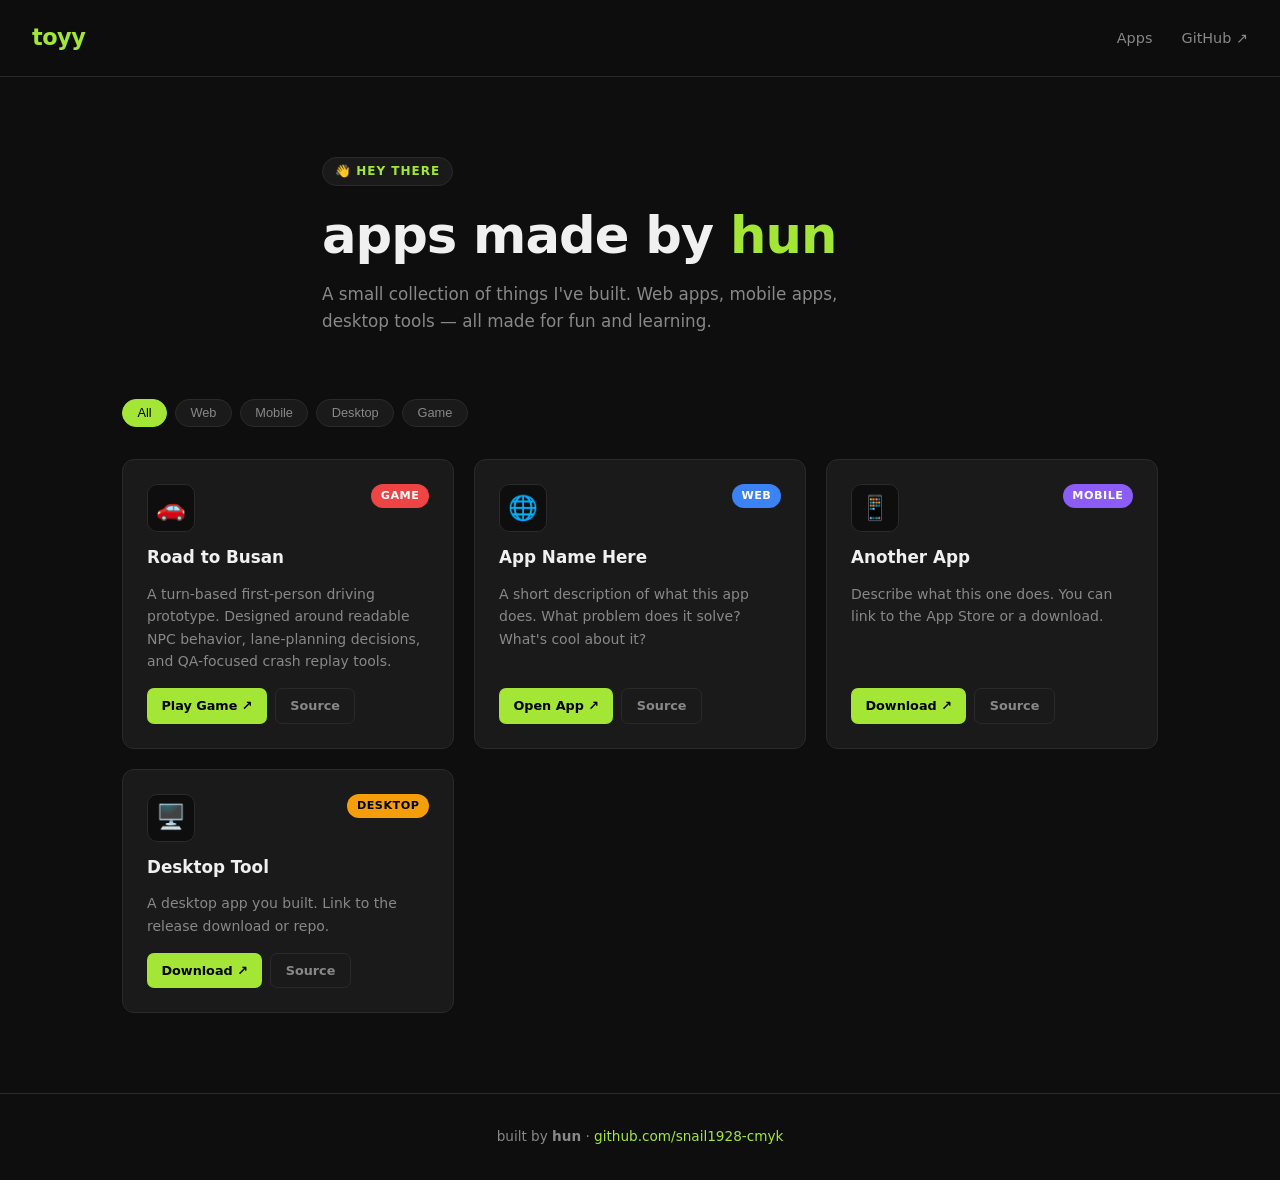
<file: index.html>
<!DOCTYPE html>
<html lang="en">
<head>
  <meta charset="UTF-8" />
  <meta name="viewport" content="width=device-width, initial-scale=1.0" />
  <title>toyy — apps by hun</title>
  <style>
    *, *::before, *::after { box-sizing: border-box; margin: 0; padding: 0; }

    :root {
      --bg:       #0e0e0e;
      --surface:  #1a1a1a;
      --border:   #2a2a2a;
      --text:     #f0f0f0;
      --muted:    #888;
      --accent:   #a3e635;
      --badge-web:     #3b82f6;
      --badge-mobile:  #8b5cf6;
      --badge-desktop: #f59e0b;
      --badge-game:    #ef4444;
    }

    body {
      background: var(--bg);
      color: var(--text);
      font-family: 'Segoe UI', system-ui, -apple-system, sans-serif;
      line-height: 1.6;
      min-height: 100vh;
    }

    /* ── NAV ── */
    nav {
      display: flex;
      justify-content: space-between;
      align-items: center;
      padding: 1.25rem 2rem;
      border-bottom: 1px solid var(--border);
      position: sticky;
      top: 0;
      background: rgba(14,14,14,0.9);
      backdrop-filter: blur(8px);
      z-index: 10;
    }
    .logo {
      font-size: 1.4rem;
      font-weight: 700;
      color: var(--accent);
      letter-spacing: -0.5px;
    }
    .nav-links a {
      color: var(--muted);
      text-decoration: none;
      margin-left: 1.5rem;
      font-size: 0.9rem;
      transition: color 0.2s;
    }
    .nav-links a:hover { color: var(--text); }

    /* ── HERO ── */
    .hero {
      max-width: 700px;
      margin: 5rem auto 4rem;
      padding: 0 2rem;
    }
    .hero-tag {
      display: inline-block;
      background: var(--surface);
      border: 1px solid var(--border);
      color: var(--accent);
      font-size: 0.75rem;
      font-weight: 600;
      letter-spacing: 1px;
      text-transform: uppercase;
      padding: 0.25rem 0.75rem;
      border-radius: 99px;
      margin-bottom: 1.25rem;
    }
    .hero h1 {
      font-size: clamp(2.2rem, 5vw, 3.2rem);
      font-weight: 800;
      line-height: 1.15;
      letter-spacing: -1px;
      margin-bottom: 1rem;
    }
    .hero h1 span { color: var(--accent); }
    .hero p {
      color: var(--muted);
      font-size: 1.05rem;
      max-width: 520px;
    }

    /* ── FILTER BAR ── */
    .filter-bar {
      max-width: 1100px;
      margin: 0 auto 2rem;
      padding: 0 2rem;
      display: flex;
      gap: 0.5rem;
      flex-wrap: wrap;
    }
    .filter-btn {
      background: var(--surface);
      border: 1px solid var(--border);
      color: var(--muted);
      font-size: 0.8rem;
      font-weight: 500;
      padding: 0.35rem 0.9rem;
      border-radius: 99px;
      cursor: pointer;
      transition: all 0.2s;
    }
    .filter-btn:hover,
    .filter-btn.active {
      background: var(--accent);
      border-color: var(--accent);
      color: #000;
    }

    /* ── GRID ── */
    .apps-grid {
      max-width: 1100px;
      margin: 0 auto;
      padding: 0 2rem 5rem;
      display: grid;
      grid-template-columns: repeat(auto-fill, minmax(300px, 1fr));
      gap: 1.25rem;
    }

    .app-card {
      background: var(--surface);
      border: 1px solid var(--border);
      border-radius: 12px;
      padding: 1.5rem;
      display: flex;
      flex-direction: column;
      gap: 0.75rem;
      transition: border-color 0.2s, transform 0.2s;
    }
    .app-card:hover {
      border-color: #444;
      transform: translateY(-2px);
    }

    .card-top {
      display: flex;
      align-items: flex-start;
      justify-content: space-between;
      gap: 1rem;
    }
    .app-icon {
      width: 48px;
      height: 48px;
      border-radius: 10px;
      background: var(--bg);
      border: 1px solid var(--border);
      display: flex;
      align-items: center;
      justify-content: center;
      font-size: 1.5rem;
      flex-shrink: 0;
    }
    .badge {
      font-size: 0.7rem;
      font-weight: 600;
      letter-spacing: 0.5px;
      text-transform: uppercase;
      padding: 0.2rem 0.6rem;
      border-radius: 99px;
      color: #fff;
    }
    .badge.web     { background: var(--badge-web); }
    .badge.mobile  { background: var(--badge-mobile); }
    .badge.desktop { background: var(--badge-desktop); color: #000; }
    .badge.game    { background: var(--badge-game); }

    .app-name {
      font-size: 1.05rem;
      font-weight: 700;
      color: var(--text);
    }
    .app-desc {
      font-size: 0.875rem;
      color: var(--muted);
      flex: 1;
    }

    .card-links {
      display: flex;
      gap: 0.5rem;
      margin-top: 0.25rem;
      flex-wrap: wrap;
    }
    .btn {
      display: inline-flex;
      align-items: center;
      gap: 0.35rem;
      padding: 0.4rem 0.9rem;
      border-radius: 7px;
      font-size: 0.8rem;
      font-weight: 600;
      text-decoration: none;
      transition: opacity 0.2s;
    }
    .btn:hover { opacity: 0.8; }
    .btn-primary {
      background: var(--accent);
      color: #000;
    }
    .btn-ghost {
      background: transparent;
      color: var(--muted);
      border: 1px solid var(--border);
    }
    .btn-ghost:hover { color: var(--text); border-color: #555; }

    /* ── EMPTY STATE ── */
    .empty-state {
      grid-column: 1 / -1;
      text-align: center;
      padding: 4rem 2rem;
      color: var(--muted);
    }
    .empty-state .big { font-size: 2.5rem; margin-bottom: 0.75rem; }
    .empty-state p { font-size: 0.95rem; }

    /* ── FOOTER ── */
    footer {
      border-top: 1px solid var(--border);
      text-align: center;
      padding: 2rem;
      color: var(--muted);
      font-size: 0.85rem;
    }
    footer a {
      color: var(--accent);
      text-decoration: none;
    }
    footer a:hover { text-decoration: underline; }

    /* ── RESPONSIVE ── */
    @media (max-width: 600px) {
      nav { padding: 1rem; }
      .hero { margin: 3rem auto 3rem; }
      .apps-grid { padding: 0 1rem 4rem; }
      .filter-bar { padding: 0 1rem; }
    }
  </style>
</head>
<body>

  <!-- NAV -->
  <nav>
    <div class="logo">toyy</div>
    <div class="nav-links">
      <a href="#apps">Apps</a>
      <a href="https://github.com/snail1928-cmyk" target="_blank">GitHub ↗</a>
    </div>
  </nav>

  <!-- HERO -->
  <section class="hero">
    <div class="hero-tag">👋 hey there</div>
    <h1>apps made by <span>hun</span></h1>
    <p>A small collection of things I've built. Web apps, mobile apps, desktop tools — all made for fun and learning.</p>
  </section>

  <!-- FILTER BAR -->
  <div class="filter-bar">
    <button class="filter-btn active" onclick="filterApps('all', this)">All</button>
    <button class="filter-btn" onclick="filterApps('web', this)">Web</button>
    <button class="filter-btn" onclick="filterApps('mobile', this)">Mobile</button>
    <button class="filter-btn" onclick="filterApps('desktop', this)">Desktop</button>
    <button class="filter-btn" onclick="filterApps('game', this)">Game</button>
  </div>

  <!-- APPS GRID -->
  <section id="apps" class="apps-grid">

    <!-- ✏️ EDIT: Copy and paste a new app-card block for each app you add -->

    <div class="app-card" data-type="game">
      <div class="card-top">
        <div class="app-icon">🚗</div>
        <span class="badge game">Game</span>
      </div>
      <div class="app-name">Road to Busan</div>
      <div class="app-desc">A turn-based first-person driving prototype. Designed around readable NPC behavior, lane-planning decisions, and QA-focused crash replay tools.</div>
      <div class="card-links">
        <a href="road-to-busan/" class="btn btn-primary">Play Game ↗</a>
        <a href="https://github.com/snail1928-cmyk/snail1928-cmyk.github.io/tree/main/road-to-busan" class="btn btn-ghost" target="_blank">Source</a>
      </div>
    </div>

    <!-- Example App 1 -->
    <div class="app-card" data-type="web">
      <div class="card-top">
        <div class="app-icon">🌐</div>
        <span class="badge web">Web</span>
      </div>
      <div class="app-name">App Name Here</div>
      <div class="app-desc">A short description of what this app does. What problem does it solve? What's cool about it?</div>
      <div class="card-links">
        <a href="#" class="btn btn-primary">Open App ↗</a>
        <a href="#" class="btn btn-ghost">Source</a>
      </div>
    </div>

    <!-- Example App 2 -->
    <div class="app-card" data-type="mobile">
      <div class="card-top">
        <div class="app-icon">📱</div>
        <span class="badge mobile">Mobile</span>
      </div>
      <div class="app-name">Another App</div>
      <div class="app-desc">Describe what this one does. You can link to the App Store or a download.</div>
      <div class="card-links">
        <a href="#" class="btn btn-primary">Download ↗</a>
        <a href="#" class="btn btn-ghost">Source</a>
      </div>
    </div>

    <!-- Example App 3 -->
    <div class="app-card" data-type="desktop">
      <div class="card-top">
        <div class="app-icon">🖥️</div>
        <span class="badge desktop">Desktop</span>
      </div>
      <div class="app-name">Desktop Tool</div>
      <div class="app-desc">A desktop app you built. Link to the release download or repo.</div>
      <div class="card-links">
        <a href="#" class="btn btn-primary">Download ↗</a>
        <a href="#" class="btn btn-ghost">Source</a>
      </div>
    </div>

    <!-- ➕ Add more cards above this line -->

  </section>

  <!-- FOOTER -->
  <footer>
    <p>built by <strong>hun</strong> · <a href="https://github.com/snail1928-cmyk" target="_blank">github.com/snail1928-cmyk</a></p>
  </footer>

  <script>
    function filterApps(type, btn) {
      // Update active button
      document.querySelectorAll('.filter-btn').forEach(b => b.classList.remove('active'));
      btn.classList.add('active');

      // Show/hide cards
      document.querySelectorAll('.app-card').forEach(card => {
        if (type === 'all' || card.dataset.type === type) {
          card.style.display = '';
        } else {
          card.style.display = 'none';
        }
      });
    }
  </script>

</body>
</html>
</file>
